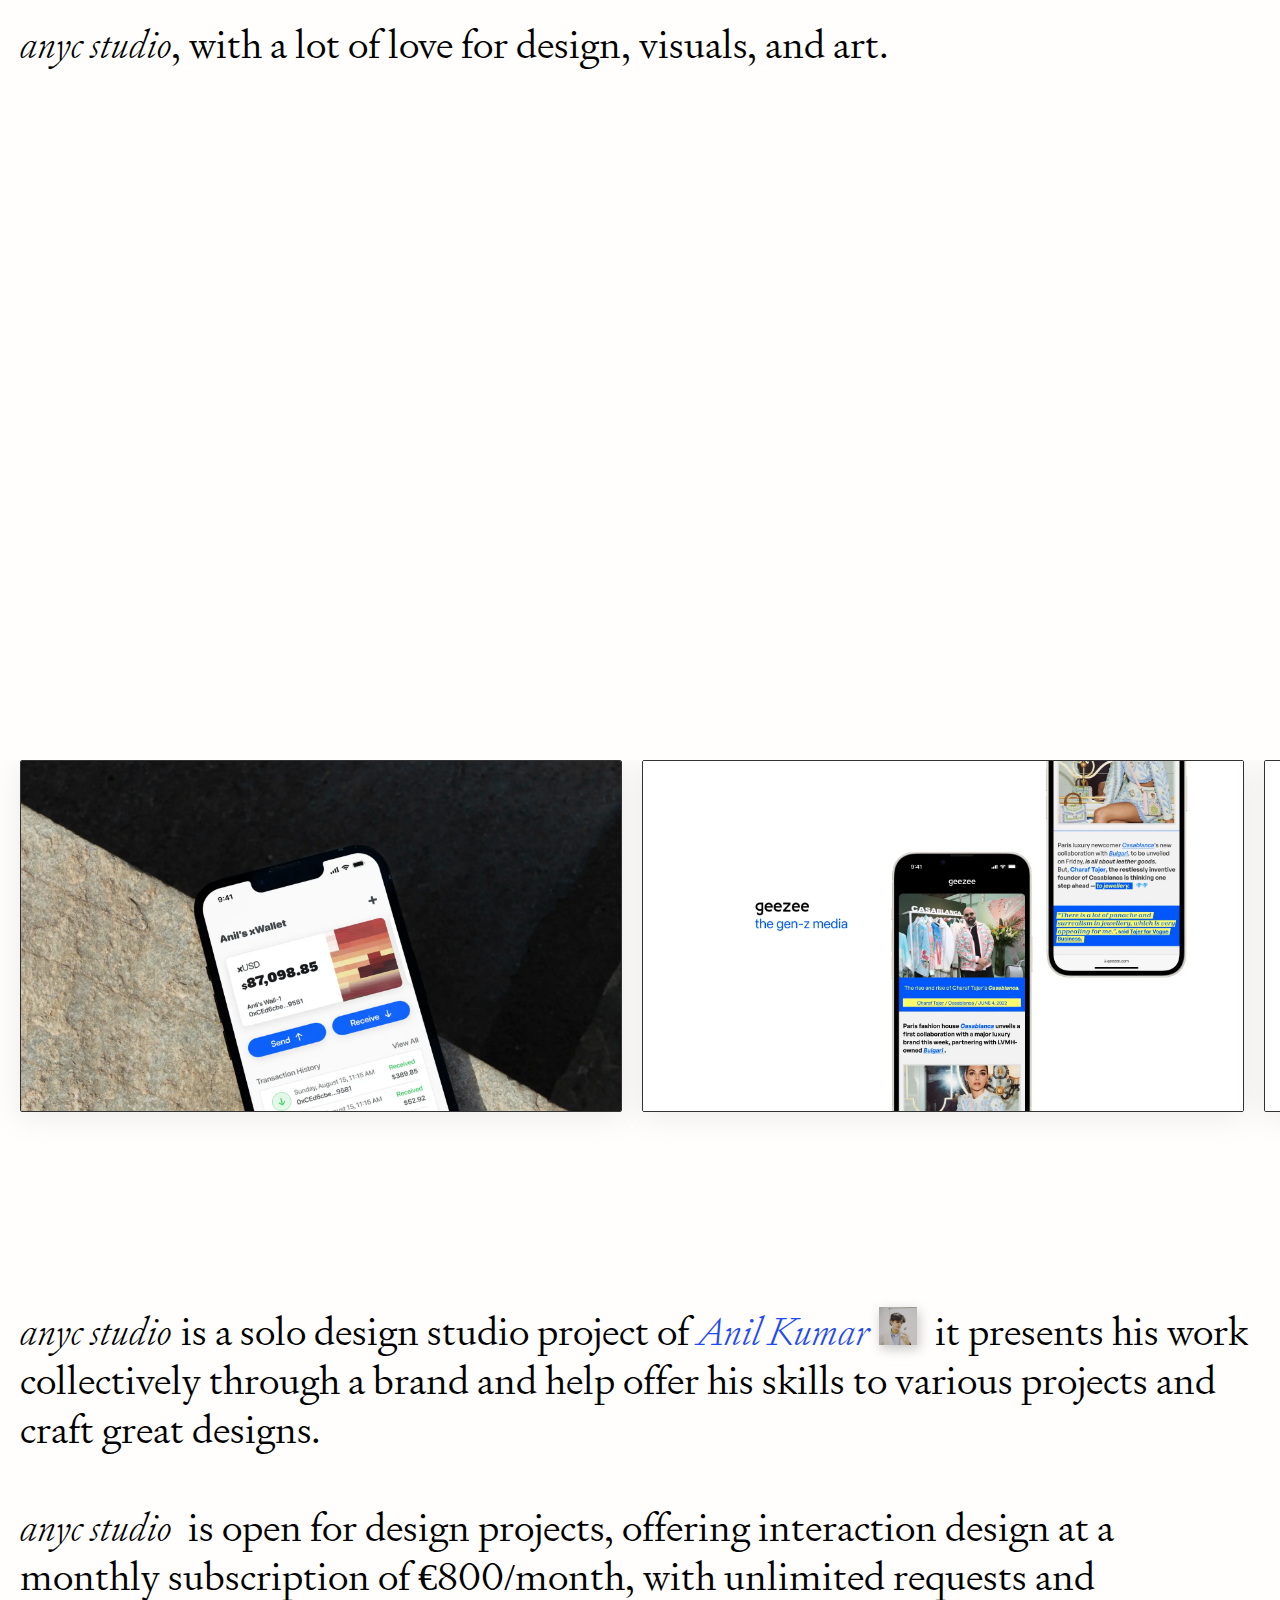
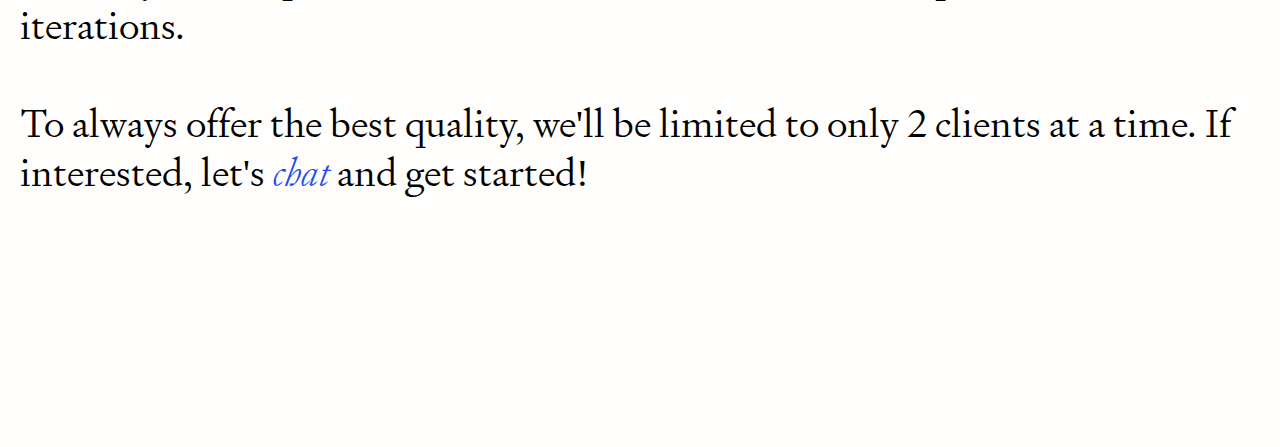
<file: index.html>
<!DOCTYPE html>
<html lang="en">
<head>
  <meta charset="UTF-8">
  <meta name="viewport" content="width=device-width, initial-scale=1.0">
  <title>anyc studio</title>
  <meta name="author" content="Anil">
  <meta name="description" content="with a lot of love for design, visuals, and art.">
  <meta name="keywords" content="anil, dhunia, eipi, eipi.space, space, 
  web3, portfolio, design, blog, art, technology, fashion climate change">
  <meta name="robots" content="index, follow">
  <link rel="icon" href="fevicon.png">
  <link href="another.css" rel="stylesheet" />
</head>
<body>
  <div>
    <div>
        <div class="margins">
            <div class="hero-frame">
                <div class="intro-text signifier">
                    <p> <span class="signifier-italic">anyc studio</span><!--<span class="inline-img"><img
                                src="anyc2.webp"></span>--><br class="static"><span>, with a lot of love for
                            design, visuals, and art.</span>
                    </p>
                </div>
            </div>
        </div>

        <!-- adapted from https://mad.ac/about and iterated -->

        <mad-slider class="mt-64 mb-64 md:mt-128 md:mb-128">

        <figure class="slide" style="--width: 60vh;">
            <lazy-image>
                <img sizes="60vh" src="xwalletcover2.webp" alt draggable="false"/>
            </lazy-image>
            <figcaption class="italic mt-16">xWallet</figcaption>
          </figure>
        <figure class="slide" style="--width: 42vh;">
            <lazy-image>
                <img sizes="42vh" src="geezee thumbnail.webp" alt draggable="false"/>
            </lazy-image>
            <figcaption class="italic mt-16">geezee</figcaption>
        </figure>
        <figure class="slide" style="--width: 48vh;">
            <lazy-image>
                <img sizes="48vh" src="terabit2.webp" alt draggable="false"/>
            </lazy-image>
            <figcaption class="italic mt-16">TeraBit</figcaption>
        </figure>
        <figure class="slide" style="--width: 54vh;">
            <lazy-image>
                <img sizes="54vh" src="crimson pay thumbnail.webp" alt draggable="false"/>
            </lazy-image>
            <figcaption class="italic mt-16">Crimson Pay</figcaption>
        </figure>
        <figure class="slide" style="--width: 57vh;">
            <lazy-image>
                <img sizes="57vh" src="banner.webp" alt draggable="false"/>
            </lazy-image>
            <figcaption class="italic mt-16">anyc studio</figcaption>
        </figure>
        <figure class="slide" style="--width: 60vh;">
            <lazy-image>
                <img sizes="60vh" src="greengrass thumbnail.webp" alt draggable="false"/>
            </lazy-image>
            <figcaption class="italic mt-16">Green Grass</figcaption>
        </figure>
        </mad-slider>

        <!-- end of slider -->

        <div class="margins">
            <div class="hero-frame">
                <div class="intro-text signifier">
                    <p class="splt"> <span class="signifier-italic">anyc studio</span><br class="static"><span>is a solo design studio project of <a href="http://eipi.in" class="signifier-italic">Anil Kumar</a></span><span class="inline-img"><img src="pfp.jpg"></span>
                    <class="static"><span>it presents his work collectively through a brand and help offer his skills to various projects and craft great designs.</span>
                    </p>
                    <br>
                    <p class="splt"> <br class="static"><span class="signifier-italic">anyc studio </span>is open for design projects, offering interaction design at a monthly subscription of €800/month, with unlimited requests and iterations.</span>
                    </p>
                    <br>
                    <p>
                    <br class="static"> <span>To always offer the best quality, we'll be limited to only 2 clients at a time. If interested, let's <a href="mailto: anil29may@protonmail.com" class="signifier-italic">chat </a>and get started!</span></p>
                    </p>
                </div>
            </div>
        </div>
    </div>
  </div>
</body>
</html>
</file>
<file: another.css>
@font-face{
    font-family: 'Signifier';
    font-style: normal;
    font-weight: normal;
    src: url('Test Signifier/TestSignifier-Light.otf');
  }

@font-face{
    font-family: 'Signifier-Italic';
    font-style: normal;
    font-weight: normal;
    src: url('Test Signifier/TestSignifier-ExtralightItalic.otf');
  }

body {
    display: block;
    font-size: .75em;
    color: #000;
    font-family: Diatype-lit;
    margin: 0;
    padding: 0;
    background-color: #fffefc;
    overflow-x: hidden;
    overscroll-behavior-x: none;
    overscroll-behavior-y:none
}

h1, h2, p {
    margin: 0;
    padding:0
}

/* unvisited link */
a:link {
color: rgba(31, 74, 241, 1);
text-decoration: none;
}
  
/* visited link */
a:visited {
color: rgba(31, 74, 241, 1);
text-decoration: none;
}


.signifier {
    font-family:signifier
}

.signifier-italic {
    font-family: signifier-italic;
    font-weight:300
}

.margins {
    padding:20px
}

.hero-frame {
    width: 100%;
    height: 80vh;
    display: block;
    position:relative
}

.intro-text {
    font-size:3vw
}

/*.splt {
    display:flex
}*/

.static {
    display:none
}

.splt span {
    display: inline;
    margin-right:10px
}

.other {
    margin-top:-.3em
}

.hover-text:hover {
    background-color: #8dfb84;
    cursor: pointer;
    transition:.2s ease-in-out
}

.inline-img {
    display: inline-block;
    position: relative;
    width:auto;
}

.inline-img img {
    width: 1em;
    filter: drop-shadow(2px 4px 6px #c6c6c6);
    border-radius:0.5px;
}

.inline-img img:hover {
    transform: scale(10); /* Increase the scale value as desired */
    transform-origin: top left;
  }


.inline-img img[src="pfp.jpg"]:hover {
    transform: scale(4); /* Scale value for pfp.jpg */
    transform-origin: top left;
  }
  
  

@media only screen and (max-width: 500px) {
    .hero-frame {
        width: 100%;
        height: 40vh;
    }

    .intro-text {
        font-size:2em
    }

    .other {
        margin-top:0
    }

    .static {
        display:block
    }

    .mission-text {
        width: 100%;
        bottom:20px
    }
}

/* -------------------- slider -------------------- */

mad-slider {
    display: flex;
    flex-direction: row;
    align-items: center;
    white-space: nowrap;
    /*padding-left: calc((80vw - 1180px) / 2);*/
    overflow-x: scroll;
    overflow-y: hidden;
    scrollbar-width: none;
    -ms-overflow-style: none;
    -webkit-overflow-scrolling: touch;
    cursor: grab;
    --width: 45vmin
  }
  
  mad-slider[dragging] {
    cursor:grabbing
  }
  
  mad-slider[hidden] {
    display:none
  }
  
  mad-slider::-webkit-scrollbar {
    display:none
  }
  
  mad-slider .slide {
    display: inline-table;
    min-width: var(--width);
    height: 100%;
    margin-top: 0;
    margin-bottom: 150px;
    margin-left: 10px;
    margin-right:10px
  }
  
  mad-slider .slide img {
    width: 600px;
    height: 350px;
    object-fit: cover;
    border-radius: 2px;
    filter:drop-shadow(0px 4px 15px rgba(0, 0, 0, .08));
    border: 0.5px solid #333333;
  }
  
  mad-slider .slide figcaption {
    color: white;
    height: auto;
    font-size: 14px;
    font-style: Regular;
    text-align: left;
    font-family: Courier;
    font-weight: 400;
    line-height: normal;
    font-stretch: normal;
    text-decoration: none;
    margin-top: 5px;
  }
  
  mad-slider .slide:last-child {
    position:relative;
    margin-right: 20px;
  }
  
  mad-slider .slide:last-child::before {
    content: "";
    width: 100%;
    height: 100%;
    top: 0;
    position: absolute;
    margin-left:calc((80vw - 1180px) / 2)
  }
  
  mad-slider .slide:first-child {
    margin-left: 20px;
  }
  
  @media screen and (max-width: 767px) {
    mad-slider .slide {
        margin-left: 5px;
        margin-right: 5px
        
    }
    mad-slider .slide:last-child::before {
        margin-left:20px
    }
    mad-slider .slide figcaption {
      font-size: 10px;
    }
  }

  /* ---------------------------------- */
</file>
